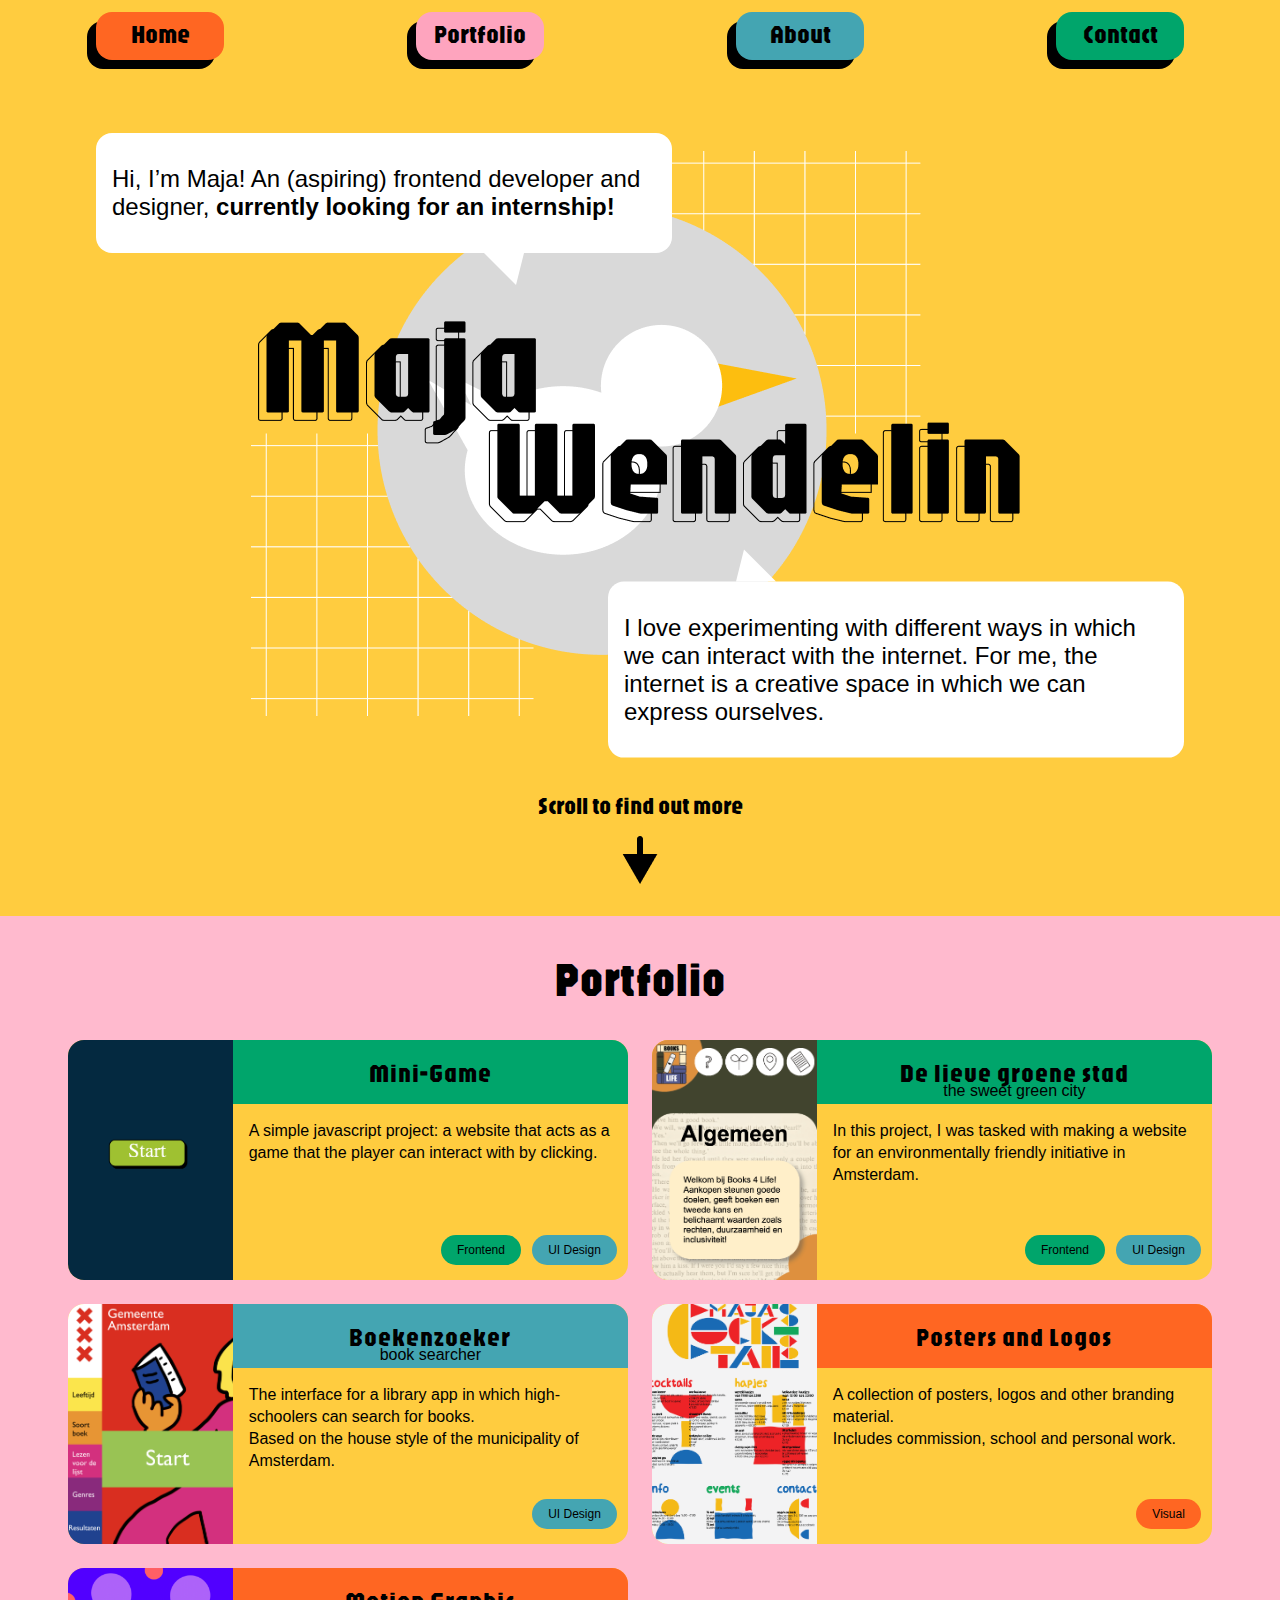
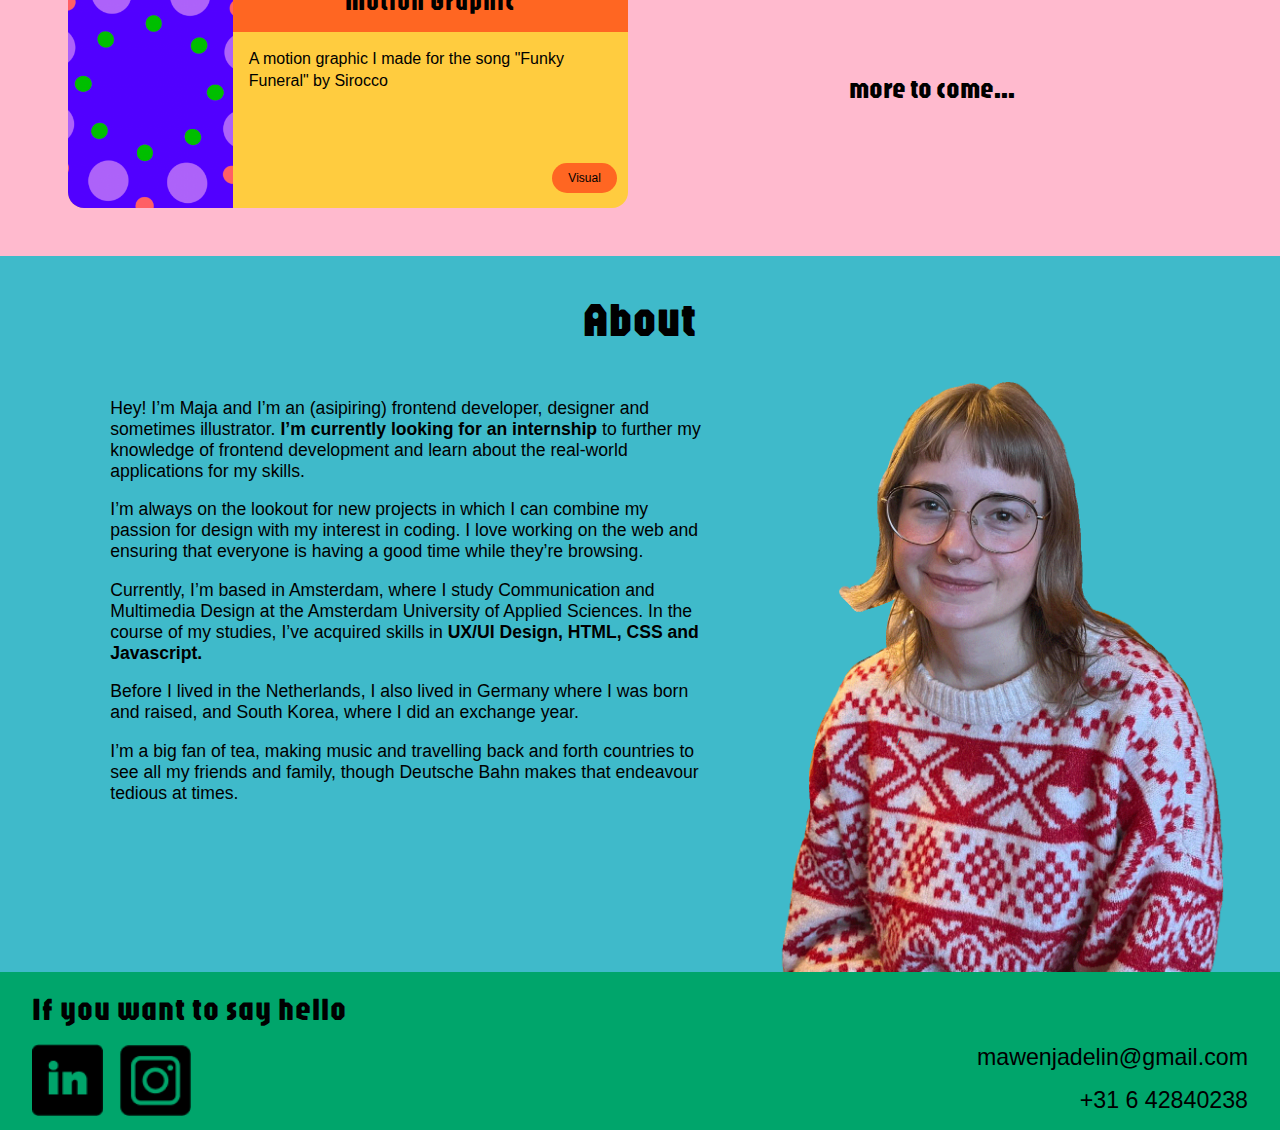
<file: index.html>
<!DOCTYPE html>
<html lang="en">
<head>
    <meta charset="UTF-8">
    <meta name="viewport" content="width=device-width, initial-scale=1.0">
    <title>Maja Wendelin | Portfolio</title>
    <link rel="stylesheet" href="styles.css">

    <!-- chewy -->
    <link rel="preconnect" href="https://fonts.googleapis.com">
    <link rel="preconnect" href="https://fonts.gstatic.com" crossorigin>
    <link href="https://fonts.googleapis.com/css2?family=Archivo:ital,wght@0,100..900;1,100..900&family=Caveat:wght@500&family=Chewy&family=Expletus+Sans:ital,wght@0,400..700;1,400..700&family=Jaro:opsz@6..72&family=Jua&family=Modak&family=Montserrat:ital,wght@0,100..900;1,100..900&family=Roboto:ital,wght@0,100;0,300;0,400;0,500;0,700;0,900;1,100;1,300;1,400;1,500;1,700;1,900&family=Saira:ital,wght@0,100..900;1,100..900&family=Source+Sans+3:ital,wght@0,200..900;1,200..900&display=swap" rel="stylesheet">
    <!-- modak -->
    <link rel="preconnect" href="https://fonts.googleapis.com">
    <link rel="preconnect" href="https://fonts.gstatic.com" crossorigin>
    <link href="https://fonts.googleapis.com/css2?family=Archivo:ital,wght@0,100..900;1,100..900&family=Caveat:wght@500&family=Expletus+Sans:ital,wght@0,400..700;1,400..700&family=Jaro:opsz@6..72&family=Jua&family=Modak&family=Montserrat:ital,wght@0,100..900;1,100..900&family=Roboto:ital,wght@0,100;0,300;0,400;0,500;0,700;0,900;1,100;1,300;1,400;1,500;1,700;1,900&family=Saira:ital,wght@0,100..900;1,100..900&family=Source+Sans+3:ital,wght@0,200..900;1,200..900&display=swap" rel="stylesheet">
    <!-- jaro -->
    <link rel="preconnect" href="https://fonts.googleapis.com">
    <link rel="preconnect" href="https://fonts.gstatic.com" crossorigin>
    <link href="https://fonts.googleapis.com/css2?family=Archivo:ital,wght@0,100..900;1,100..900&family=Caveat:wght@500&family=Expletus+Sans:ital,wght@0,400..700;1,400..700&family=Jaro:opsz@6..72&family=Jua&family=Montserrat:ital,wght@0,100..900;1,100..900&family=Roboto:ital,wght@0,100;0,300;0,400;0,500;0,700;0,900;1,100;1,300;1,400;1,500;1,700;1,900&family=Saira:ital,wght@0,100..900;1,100..900&family=Source+Sans+3:ital,wght@0,200..900;1,200..900&display=swap" rel="stylesheet">
</head>
<body class="index">
    <header id="header-index">
        <label class="hamburger-button">
            <input type="checkbox" class="toggle">
            <span></span>
            <span></span>
            <span></span>
        </label>
        <ul class="header-items-container">
            <li class="header-item" id="header-home">
                <a href="#home">Home</a>
            </li>

            <li class="header-item" id="header-portfolio">
                <a href="#portfolio">Portfolio</a>
            </li>

            <li class="header-item" id="header-about">
                <a href="#about">About</a>
            </li>

            <li class="header-item" id="header-contact">
                <a href="#contact">Contact</a>
            </li>
        </ul>
    </header>

    <main>
        <section class="landing-page" id="home">
            <h1>
                <img src="images/logo.png" alt="Maja Wendelin">
            </h1>
            <div class="whole-bubble">
                <div class="speechbubble">
                    <p>Hi, I’m Maja! An (aspiring) frontend developer and designer, <span>currently looking for an internship!</span></p>
                    <svg width="678" height="195" viewBox="0 0 678 195" fill="none" xmlns="http://www.w3.org/2000/svg">
                        <rect width="599" height="161" rx="62" fill="white"/>
                        <path d="M655.986 164.413L550.958 131.913L588.014 80.2674L655.986 164.413Z" fill="white"/>
                    </svg>
                </div>
                <div class="triangletop"></div>
            </div>

            <div class="whole-bubble">
                <div class="trianglebottom"></div>
                <div class="speechbubble">
                    <p>I love experimenting with different ways in which we can interact with the internet. For me, the internet is a creative space in which we can express ourselves.
                    </p>
                    <svg width="683" height="187" viewBox="0 0 683 187" fill="none" xmlns="http://www.w3.org/2000/svg">
                        <rect x="84" width="599" height="187" rx="62" fill="white"/>
                        <path d="M19.5524 31.0565L126.353 57.1457L92.4878 110.938L19.5524 31.0565Z" fill="white"/>
                    </svg>
                </div>
            </div>
            

            <div class="scroll" id="turntransparent">
                <p>Scroll to find out more</p>
                <img src="images/Arrow1.png" alt="arrow">
            </div>
        </section>

        <section class="portfolio" id="portfolio">
            <h2>Portfolio</h2>
            <div class="portfolio-item-container">
                <article class="portfolio-item" id="minigame">
                    <a href="minigame.html" class="button">
                        <figure id="minigamefigure">
                            <img src="images/mini-game.png" alt="a blue website with nothing but a green start button">
                        </figure>
                        <div class="frontend-heading">
                            <h3>Mini-Game</h3>
                        </div>
                        <div class="portfolio-text">
                            <p>A simple javascript project: a website that acts as a game that the player can interact with by clicking.</p>
                        </div>
                        <div class="tag-container">
                            <p class="UItag">UI Design
                            </p>
                            <p class="frontendtag">Frontend</p>
                        </div>
                    </a>
                </article>
                

                <article class="portfolio-item" id="lievestad">
                    <a href="lievestad.html" class="button">
                        <figure id="lievestadfigure">
                            <img src="images/delievegroenestad.png" alt="a website about a bookshop">
                        </figure>
                        <div class="frontend-heading">
                            <h3>De lieve groene stad</h3>
                            <p>the sweet green city</p>
                        </div>
                        <div class="portfolio-text">
                            <p>In this project, I was tasked with making a website for an environmentally friendly initiative in Amsterdam.</p>
                        </div>
                        <div class="tag-container">
                            <p class="UItag">UI Design
                            </p>
                            <p class="frontendtag">Frontend</p>
                        </div>
                    </a>
                </article>

                <article class="portfolio-item" id="boekenzoeker">
                    <a href="boekenzoeker.html"  class="button">
                        <figure id="boekenzoekerfigure">
                            <img src="images/boekenzoeker.png" alt="a colorful app in which you can search for books">
                        </figure>
                        <div class="ui-heading">
                            <h3>Boekenzoeker</h3>
                            <p>book searcher</p>
                        </div>
                        <div class="portfolio-text">
                            <p>The interface for a library app in which high-schoolers can search for books. 
                            </p>
                            <p>Based on the house style of the municipality of Amsterdam.</p>
                        </div>
                        <div class="tag-container">
                            <p class="UItag">UI Design
                            </p>
                        </div>
                    </a>
                </article>

                <article class="portfolio-item" id="illustration">
                    <a href="posterslogos.html" class="button">
                        <figure id="illustrationfigure">
                            <img src="images/illustrationonepager.png" alt="an abstract poster for a cocktail bar">
                        </figure>
                        <div class="visual-heading">
                            <h3>Posters and Logos</h3>
                        </div>
                        <div class="portfolio-text">
                            <p>A collection of posters, logos and other branding material.</p>
                            <p>Includes commission, school and personal work.</p>
                        </div>
                        <div class="tag-container">
                            <p class="visualtag">Visual
                            </p>
                        </div>
                    </a>

                    
                </article>

                <article class="portfolio-item" id="motiongraphic">
                    <a href="motiongraphic.html" class="button">
                        <figure id="motiongraphicfigure">
                            <img src="images/motion-graphic.png" alt="colorful dots in a circle">
                        </figure>
                        <div class="visual-heading">
                            <h3>Motion Graphic</h3>
                        </div>
                        <div class="portfolio-text">
                            <p>A motion graphic I made for the song "Funky Funeral" by Sirocco</p>
                        </div>
                        <div class="tag-container">
                            <p class="visualtag">Visual
                            </p>
                        </div>
                    </a>
                </article>

                <p class="more">more to come...</p>
            </div>  
            
            
        </section>

        <section class="about" id="about">
            <h2>About</h2>
            <div class="abouttext">
                <p>
                    Hey! I’m Maja and I’m an (asipiring) frontend developer, designer and sometimes illustrator. <span>I’m currently looking for an internship </span>to further my knowledge of frontend development and learn about the real-world applications for my skills. 
                </p>
                <p>
                    I’m always on the lookout for new projects in which I can combine my passion for design with my interest in coding. I love working on the web and ensuring that everyone is having a good time while they’re browsing.
                </p>
                <p>
                    Currently, I’m based in Amsterdam, where I study Communication and Multimedia Design at the Amsterdam University of Applied Sciences. 
                    In the course of my studies, I’ve acquired skills in <span>UX/UI Design, HTML, CSS and Javascript.</span>
                </p>
                <p>
                    Before I lived in the Netherlands, I also lived in Germany where I was born and raised, and South Korea, where I did an exchange year.
                </p>
                <p>
                    I’m a big fan of tea, making music and travelling back and forth countries to see all my friends and family, though Deutsche Bahn makes that endeavour tedious at times.
                </p>
            </div>
            
            <figure id="aboutfoto">
                <img src="images/photoofme.png" alt="a photo of Maja">
            </figure>

        </section>
    </main>

    <footer id="contact">
        <h2>If you want to say hello</h2>
        <div id="links">
            <div id="socials">
                <a href="https://www.linkedin.com/in/maja-wendelin-51027627a/" target="_blank">
                    <img src="images/linkedinlogo2.png " alt="LinkedIn logo" >
                </a>
                <a href="https://www.instagram.com/ginchanah/" target="_blank">
                    <img src="images/instalogo2.png" alt="instagram logo">
                </a>
            </div>
            <div id="mail-phone">
                <a href="mailto:mawenjadelin@gmail.com">mawenjadelin@gmail.com</a>
                <a href="tel:+31642840238">+31 6 42840238</a>
            </div>
        </div>
    </footer>

    <script src="script.js"></script>
</body>
</html>
</file>
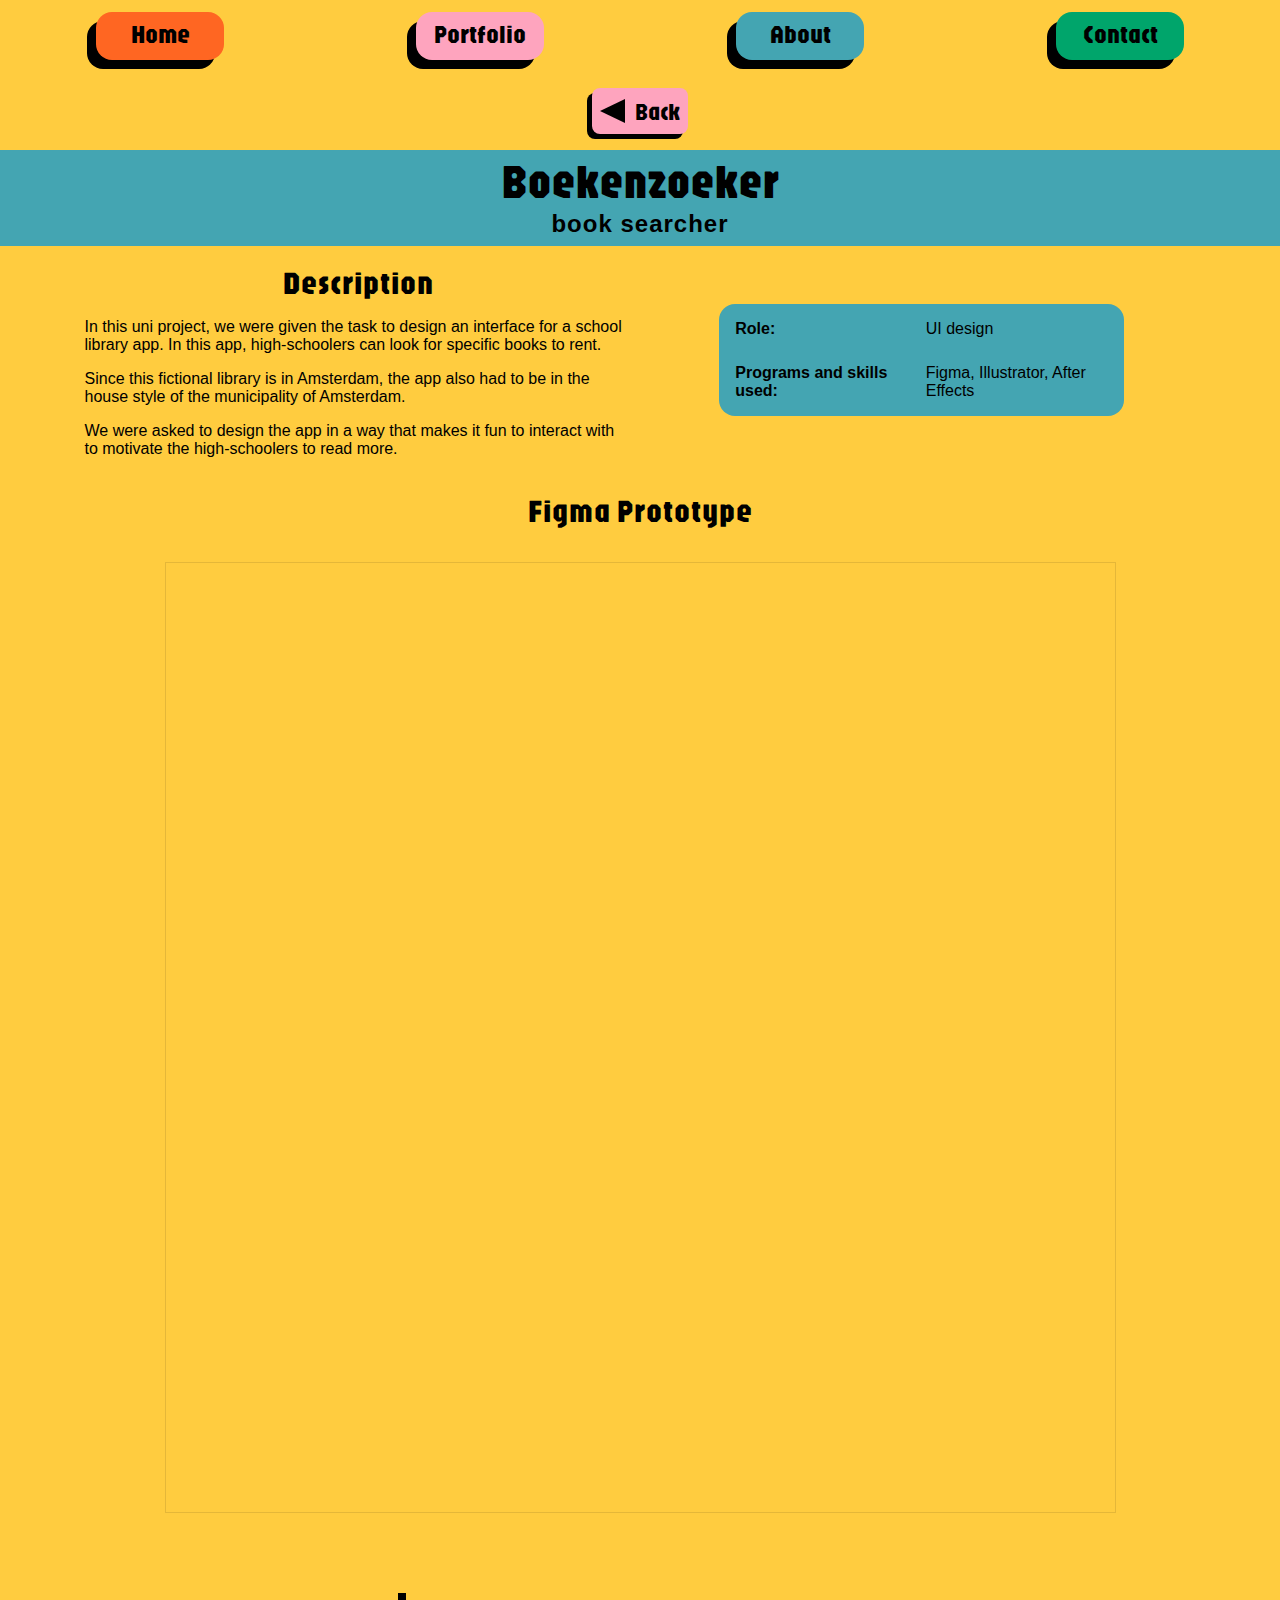
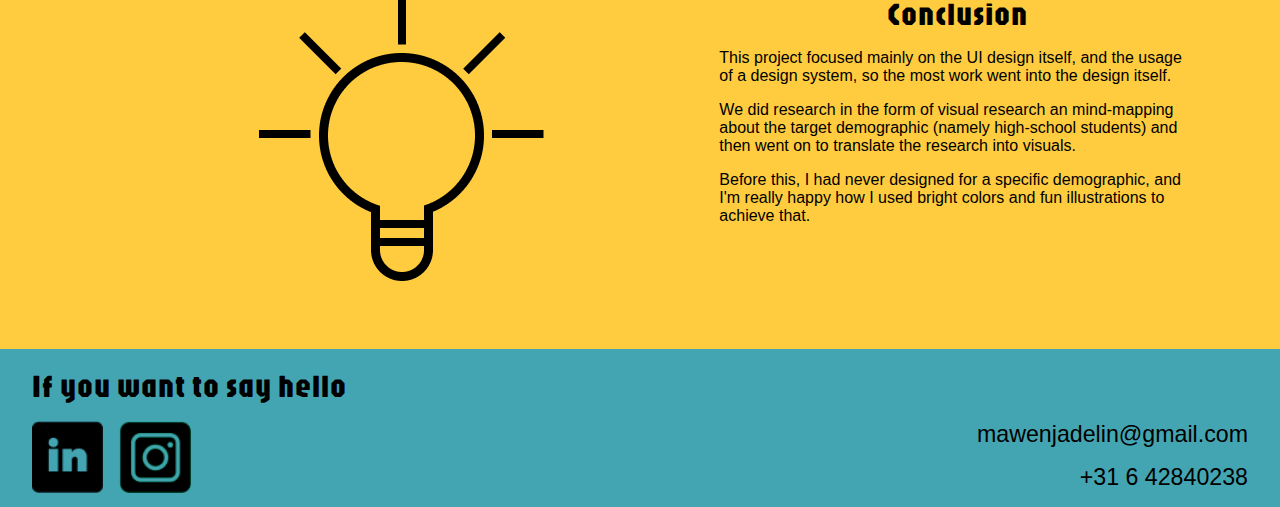
<file: boekenzoeker.html>
<!DOCTYPE html>
<html lang="en">
<head>
    <meta charset="UTF-8">
    <meta name="viewport" content="width=device-width, initial-scale=1.0">
    <title>Maja Wendelin | Portfolio</title>
    <link rel="stylesheet" href="styles.css">

    <!-- chewy -->
    <link rel="preconnect" href="https://fonts.googleapis.com">
    <link rel="preconnect" href="https://fonts.gstatic.com" crossorigin>
    <link href="https://fonts.googleapis.com/css2?family=Archivo:ital,wght@0,100..900;1,100..900&family=Caveat:wght@500&family=Chewy&family=Expletus+Sans:ital,wght@0,400..700;1,400..700&family=Jaro:opsz@6..72&family=Jua&family=Modak&family=Montserrat:ital,wght@0,100..900;1,100..900&family=Roboto:ital,wght@0,100;0,300;0,400;0,500;0,700;0,900;1,100;1,300;1,400;1,500;1,700;1,900&family=Saira:ital,wght@0,100..900;1,100..900&family=Source+Sans+3:ital,wght@0,200..900;1,200..900&display=swap" rel="stylesheet">
    <!-- modak -->
    <link rel="preconnect" href="https://fonts.googleapis.com">
    <link rel="preconnect" href="https://fonts.gstatic.com" crossorigin>
    <link href="https://fonts.googleapis.com/css2?family=Archivo:ital,wght@0,100..900;1,100..900&family=Caveat:wght@500&family=Expletus+Sans:ital,wght@0,400..700;1,400..700&family=Jaro:opsz@6..72&family=Jua&family=Modak&family=Montserrat:ital,wght@0,100..900;1,100..900&family=Roboto:ital,wght@0,100;0,300;0,400;0,500;0,700;0,900;1,100;1,300;1,400;1,500;1,700;1,900&family=Saira:ital,wght@0,100..900;1,100..900&family=Source+Sans+3:ital,wght@0,200..900;1,200..900&display=swap" rel="stylesheet">
    <!-- jaro -->
    <link rel="preconnect" href="https://fonts.googleapis.com">
    <link rel="preconnect" href="https://fonts.gstatic.com" crossorigin>
    <link href="https://fonts.googleapis.com/css2?family=Archivo:ital,wght@0,100..900;1,100..900&family=Caveat:wght@500&family=Expletus+Sans:ital,wght@0,400..700;1,400..700&family=Jaro:opsz@6..72&family=Jua&family=Montserrat:ital,wght@0,100..900;1,100..900&family=Roboto:ital,wght@0,100;0,300;0,400;0,500;0,700;0,900;1,100;1,300;1,400;1,500;1,700;1,900&family=Saira:ital,wght@0,100..900;1,100..900&family=Source+Sans+3:ital,wght@0,200..900;1,200..900&display=swap" rel="stylesheet">
</head>
<body class="index">
    <header id="header-index">
        <label class="hamburger-button">
            <input type="checkbox" class="toggle">
            <span></span>
            <span></span>
            <span></span>
        </label>
        <ul class="header-items-container">
            <li class="header-item" id="header-home">
                <a href="index.html#home">Home</a>
            </li>

            <li class="header-item" id="header-portfolio">
                <a href="index.html#portfolio">Portfolio</a>
            </li>

            <li class="header-item" id="header-about">
                <a href="index.html#about">About</a>
            </li>

            <li class="header-item" id="header-contact">
                <a href="index.html#contact">Contact</a>
            </li>
        </ul>
    </header>

    <main id="boekenzoekerhtml" class="portfoliohtml">
        <div class="heading">
            <h1>Boekenzoeker</h1>
            <h2>book searcher</h2>
            <a href="index.html#portfolio" class="backbutton"><div></div> Back</a>
        </div>

        <article class="description">
            <div>
                <div>
                    <h2>Description</h2>
                    <p>In this uni project, we were given the task to design an interface for a school library app. In this app, high-schoolers can look for specific books to rent. </p>
                    <p>Since this fictional library is in Amsterdam, the app also had to be in the house style of the municipality of Amsterdam.</p>
                    <p>We were asked to design the app in a way that makes it fun to interact with to motivate the high-schoolers to read more.</p>
                </div>

                <div class="table">
                    <p class="column1">Role:</p>
                    <p>UI design</p>
                    <p class="column1">Programs and skills used:</p>
                    <p>Figma, Illustrator, After Effects</p>
                </div>
            </div>
            <div>
                <h2>Figma Prototype</h2>
                <figure class="portfolio-image">
                    <iframe style="border: 1px solid rgba(0, 0, 0, 0.1);" width="100%" height="100%" src="https://embed.figma.com/proto/jlCynMUgDoEa5ozUMJHC6B/VID-(Bib%2FAmsterdam)?node-id=23-659&starting-point-node-id=23%3A659&embed-host=share" allowfullscreen></iframe>
                </figure>
            </div>
        </article>

        <article class="conclusion">
            <figure>
                <img src="images/lightbulb.png" alt="lightbulb">
            </figure>

            <div>
                <h2>Conclusion</h2>
                <p>This project focused mainly on the UI design itself, and the usage of a design system, so the most work went into the design itself.</p>
                <p>We did research in the form of visual research an mind-mapping about the target demographic (namely high-school students) and then went on to translate the research into visuals.</p>
                <p>Before this, I had never designed for a specific demographic, and I'm really happy how I used bright colors and fun illustrations to achieve that.</p>
            </div>
        </article>

    </main>

    <footer id="contact">
        <h2>If you want to say hello</h2>
        <div id="links">
            <div id="socials">
                <a href="https://www.linkedin.com/in/maja-wendelin-51027627a/" target="_blank">
                    <img src="images/linkedinlogo2.png " alt="LinkedIn logo" >
                </a>
                <a href="https://www.instagram.com/ginchanah/" target="_blank">
                    <img src="images/instalogo2.png" alt="instagram logo">
                </a>
            </div>
            <div id="mail-phone">
                <a href="mailto:mawenjadelin@gmail.com">mawenjadelin@gmail.com</a>
                <a href="tel:+31642840238">+31 6 42840238</a>
            </div>
        </div>
    </footer>

    <script src="script.js"></script>
</body>
</html>
</file>
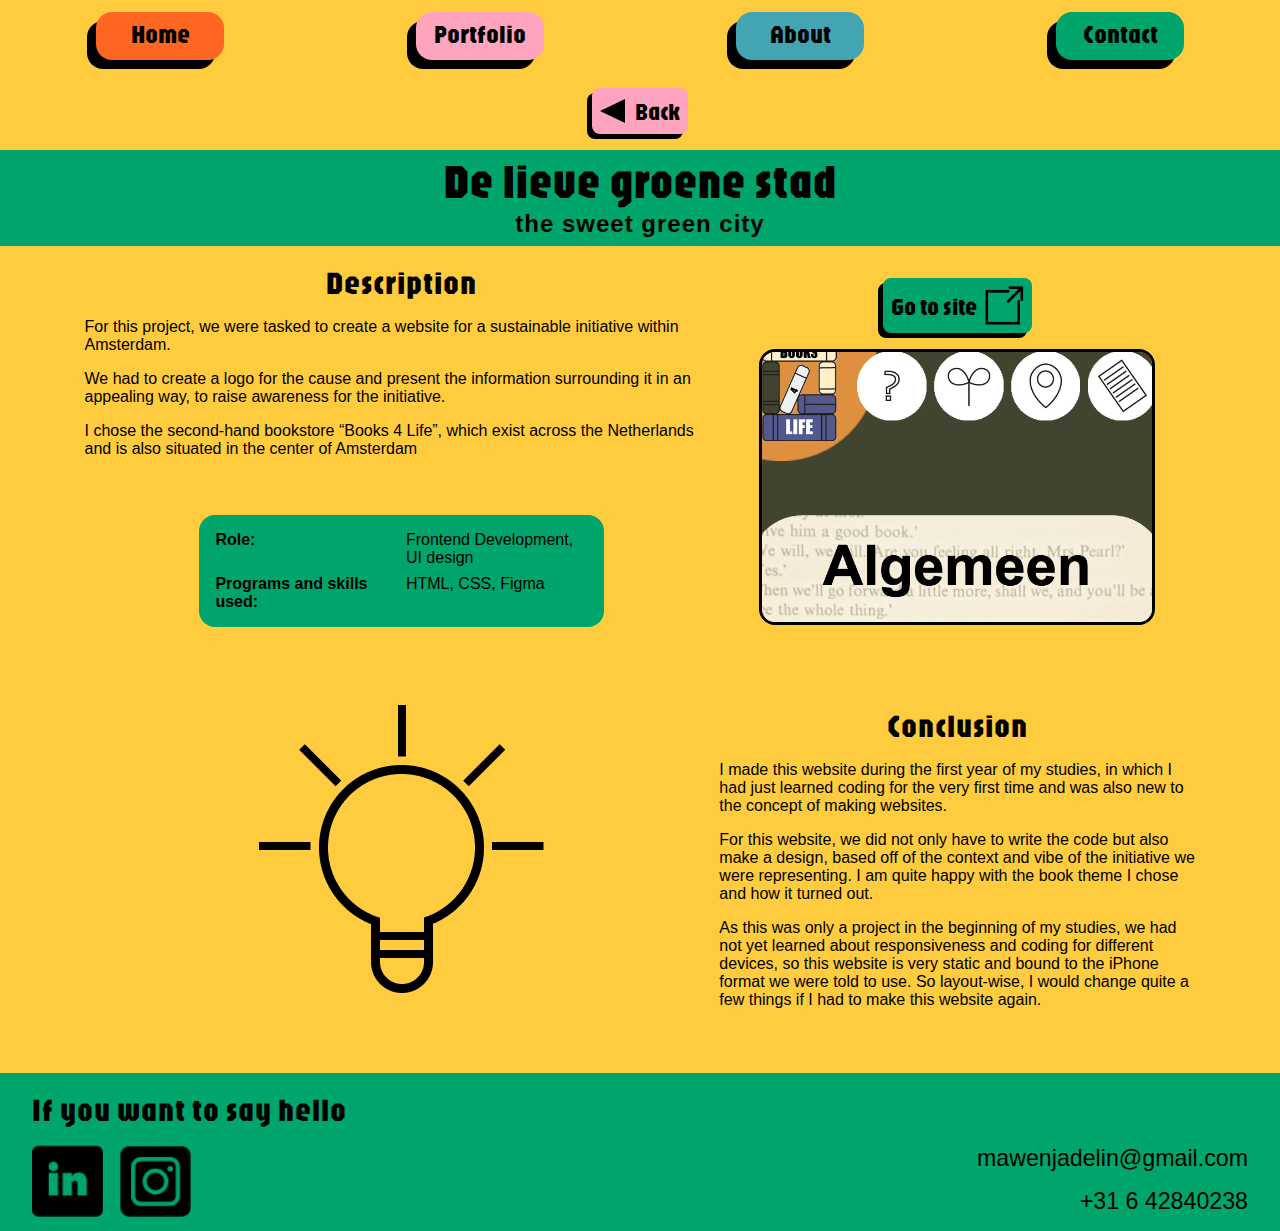
<file: lievestad.html>
<!DOCTYPE html>
<html lang="en">
<head>
    <meta charset="UTF-8">
    <meta name="viewport" content="width=device-width, initial-scale=1.0">
    <title>Maja Wendelin | Portfolio</title>
    <link rel="stylesheet" href="styles.css">

    <!-- chewy -->
    <link rel="preconnect" href="https://fonts.googleapis.com">
    <link rel="preconnect" href="https://fonts.gstatic.com" crossorigin>
    <link href="https://fonts.googleapis.com/css2?family=Archivo:ital,wght@0,100..900;1,100..900&family=Caveat:wght@500&family=Chewy&family=Expletus+Sans:ital,wght@0,400..700;1,400..700&family=Jaro:opsz@6..72&family=Jua&family=Modak&family=Montserrat:ital,wght@0,100..900;1,100..900&family=Roboto:ital,wght@0,100;0,300;0,400;0,500;0,700;0,900;1,100;1,300;1,400;1,500;1,700;1,900&family=Saira:ital,wght@0,100..900;1,100..900&family=Source+Sans+3:ital,wght@0,200..900;1,200..900&display=swap" rel="stylesheet">
    <!-- modak -->
    <link rel="preconnect" href="https://fonts.googleapis.com">
    <link rel="preconnect" href="https://fonts.gstatic.com" crossorigin>
    <link href="https://fonts.googleapis.com/css2?family=Archivo:ital,wght@0,100..900;1,100..900&family=Caveat:wght@500&family=Expletus+Sans:ital,wght@0,400..700;1,400..700&family=Jaro:opsz@6..72&family=Jua&family=Modak&family=Montserrat:ital,wght@0,100..900;1,100..900&family=Roboto:ital,wght@0,100;0,300;0,400;0,500;0,700;0,900;1,100;1,300;1,400;1,500;1,700;1,900&family=Saira:ital,wght@0,100..900;1,100..900&family=Source+Sans+3:ital,wght@0,200..900;1,200..900&display=swap" rel="stylesheet">
    <!-- jaro -->
    <link rel="preconnect" href="https://fonts.googleapis.com">
    <link rel="preconnect" href="https://fonts.gstatic.com" crossorigin>
    <link href="https://fonts.googleapis.com/css2?family=Archivo:ital,wght@0,100..900;1,100..900&family=Caveat:wght@500&family=Expletus+Sans:ital,wght@0,400..700;1,400..700&family=Jaro:opsz@6..72&family=Jua&family=Montserrat:ital,wght@0,100..900;1,100..900&family=Roboto:ital,wght@0,100;0,300;0,400;0,500;0,700;0,900;1,100;1,300;1,400;1,500;1,700;1,900&family=Saira:ital,wght@0,100..900;1,100..900&family=Source+Sans+3:ital,wght@0,200..900;1,200..900&display=swap" rel="stylesheet">
</head>
<body class="index">
    <header id="header-index">
        <label class="hamburger-button">
            <input type="checkbox" class="toggle">
            <span></span>
            <span></span>
            <span></span>
        </label>
        <ul class="header-items-container">
            <li class="header-item" id="header-home">
                <a href="index.html#home">Home</a>
            </li>

            <li class="header-item" id="header-portfolio">
                <a href="index.html#portfolio">Portfolio</a>
            </li>

            <li class="header-item" id="header-about">
                <a href="index.html#about">About</a>
            </li>

            <li class="header-item" id="header-contact">
                <a href="index.html#contact">Contact</a>
            </li>
        </ul>
    </header>

    <main id="lievestadhtml" class="portfoliohtml">
        <div class="heading">
            <h1>De lieve groene stad</h1>
            <h2>the sweet green city</h2>
            <a href="index.html#portfolio" class="backbutton"><div></div> Back</a>
        </div>

        <article class="description">
            <div>
                <div>
                    <h2>Description</h2>
                    <p>For this project, we were tasked to create a website for a sustainable initiative within Amsterdam. </p>
                    <p>We had to create a logo for the cause and present the information surrounding it in an appealing way, to raise awareness for the initiative.</p>
                    <p>I chose the second-hand bookstore “Books 4 Life”, which exist across the Netherlands and is also situated in the center of Amsterdam</p>
                </div>

                <div class="table">
                    <p class="column1">Role:</p>
                    <p>Frontend Development, UI design</p>
                    <p class="column1">Programs and skills used:</p>
                    <p>HTML, CSS, Figma</p>
                </div>
            </div>
            <div>
                <a class="sitebutton" href="https://delievegroenestad.amsterdam/?JFMZ" target="_blank">Go to site <img src="images/NewTab.png" alt="New NewTab"></a>
                <figure class="portfolio-image">
                    <img src="images/delievegroenestad.png" alt="sweet green city website">
                </figure>
            </div>
        </article>

        <article class="conclusion">
            <figure>
                <img src="images/lightbulb.png" alt="lightbulb">
            </figure>

            <div>
                <h2>Conclusion</h2>
                <p>I made this website during the first year of my studies, in which I had just learned coding for the very first time and was also new to the concept of making websites.</p>
                <p>For this website, we did not only have to write the code but also make a design, based off of the context and vibe of the initiative we were representing. I am quite happy with the book theme I chose and how it turned out.</p>
                <p>As this was only a project in the beginning of my studies, we had not yet learned about responsiveness and coding for different devices, so this website is very static and bound to the iPhone format we were told to use. So layout-wise, I would change quite a few things if I had to make this website again.</p>
            </div>
        </article>

    </main>

    <footer id="contact">
        <h2>If you want to say hello</h2>
        <div id="links">
            <div id="socials">
                <a href="https://www.linkedin.com/in/maja-wendelin-51027627a/" target="_blank">
                    <img src="images/linkedinlogo2.png " alt="LinkedIn logo" >
                </a>
                <a href="https://www.instagram.com/ginchanah/" target="_blank">
                    <img src="images/instalogo2.png" alt="instagram logo">
                </a>
            </div>
            <div id="mail-phone">
                <a href="mailto:mawenjadelin@gmail.com">mawenjadelin@gmail.com</a>
                <a href="tel:+31642840238">+31 6 42840238</a>
            </div>
        </div>
    </footer>

    <script src="script.js"></script>
</body>
</html>
</file>
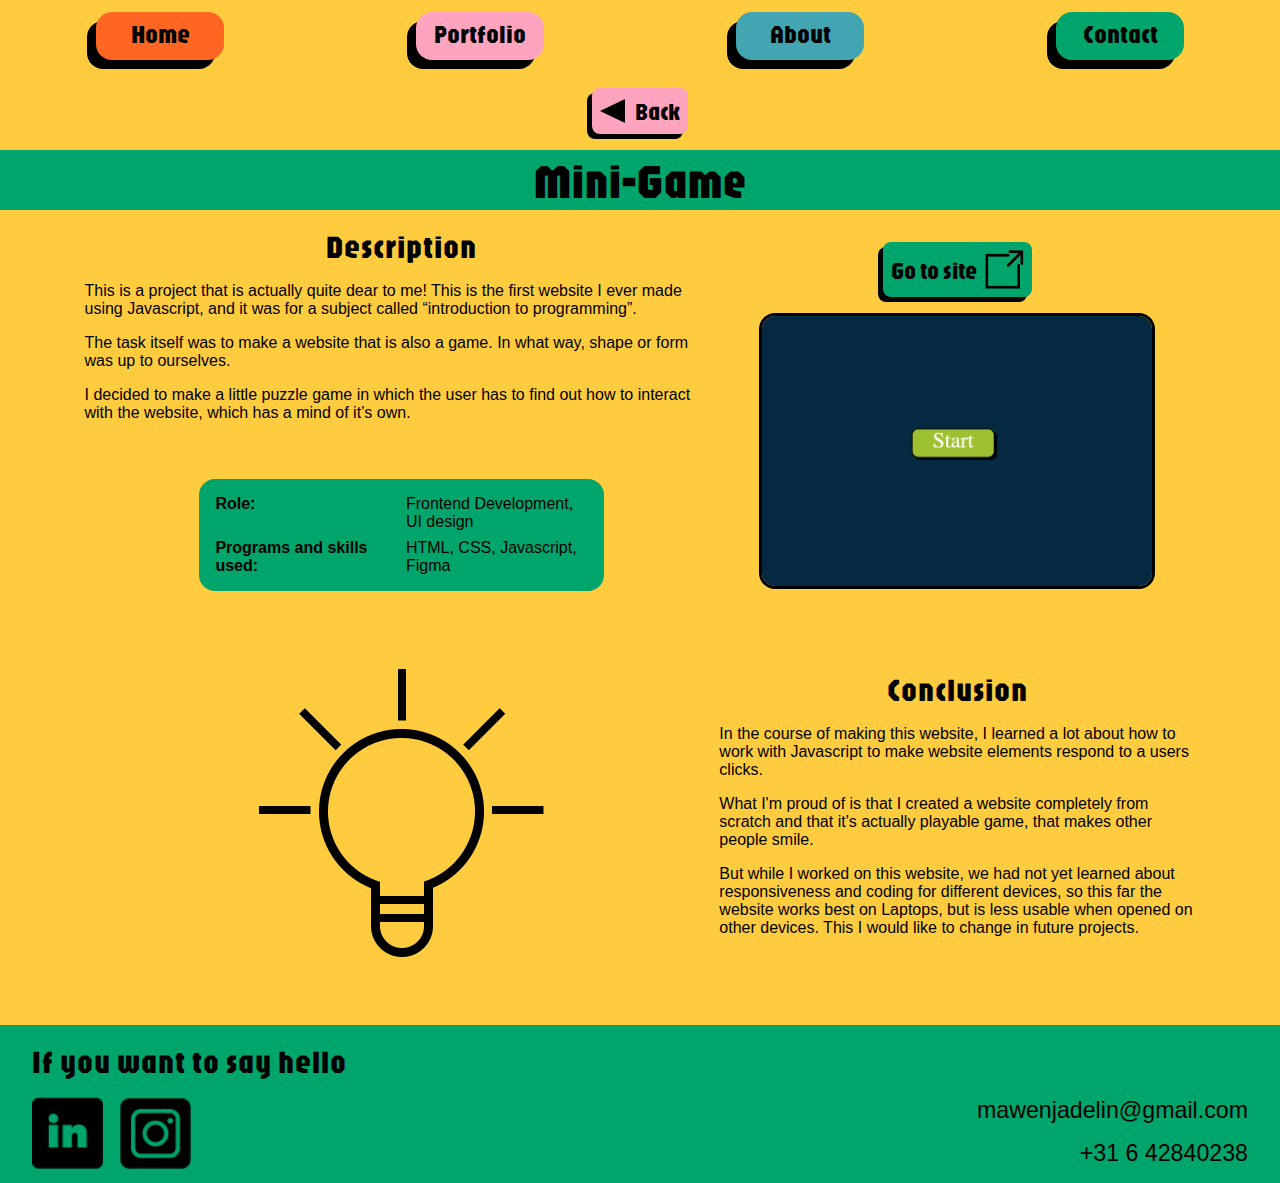
<file: minigame.html>
<!DOCTYPE html>
<html lang="en">
<head>
    <meta charset="UTF-8">
    <meta name="viewport" content="width=device-width, initial-scale=1.0">
    <title>Maja Wendelin | Portfolio</title>
    <link rel="stylesheet" href="styles.css">

    <!-- chewy -->
    <link rel="preconnect" href="https://fonts.googleapis.com">
    <link rel="preconnect" href="https://fonts.gstatic.com" crossorigin>
    <link href="https://fonts.googleapis.com/css2?family=Archivo:ital,wght@0,100..900;1,100..900&family=Caveat:wght@500&family=Chewy&family=Expletus+Sans:ital,wght@0,400..700;1,400..700&family=Jaro:opsz@6..72&family=Jua&family=Modak&family=Montserrat:ital,wght@0,100..900;1,100..900&family=Roboto:ital,wght@0,100;0,300;0,400;0,500;0,700;0,900;1,100;1,300;1,400;1,500;1,700;1,900&family=Saira:ital,wght@0,100..900;1,100..900&family=Source+Sans+3:ital,wght@0,200..900;1,200..900&display=swap" rel="stylesheet">
    <!-- modak -->
    <link rel="preconnect" href="https://fonts.googleapis.com">
    <link rel="preconnect" href="https://fonts.gstatic.com" crossorigin>
    <link href="https://fonts.googleapis.com/css2?family=Archivo:ital,wght@0,100..900;1,100..900&family=Caveat:wght@500&family=Expletus+Sans:ital,wght@0,400..700;1,400..700&family=Jaro:opsz@6..72&family=Jua&family=Modak&family=Montserrat:ital,wght@0,100..900;1,100..900&family=Roboto:ital,wght@0,100;0,300;0,400;0,500;0,700;0,900;1,100;1,300;1,400;1,500;1,700;1,900&family=Saira:ital,wght@0,100..900;1,100..900&family=Source+Sans+3:ital,wght@0,200..900;1,200..900&display=swap" rel="stylesheet">
    <!-- jaro -->
    <link rel="preconnect" href="https://fonts.googleapis.com">
    <link rel="preconnect" href="https://fonts.gstatic.com" crossorigin>
    <link href="https://fonts.googleapis.com/css2?family=Archivo:ital,wght@0,100..900;1,100..900&family=Caveat:wght@500&family=Expletus+Sans:ital,wght@0,400..700;1,400..700&family=Jaro:opsz@6..72&family=Jua&family=Montserrat:ital,wght@0,100..900;1,100..900&family=Roboto:ital,wght@0,100;0,300;0,400;0,500;0,700;0,900;1,100;1,300;1,400;1,500;1,700;1,900&family=Saira:ital,wght@0,100..900;1,100..900&family=Source+Sans+3:ital,wght@0,200..900;1,200..900&display=swap" rel="stylesheet">
</head>
<body class="index">
    <header id="header-index">
        <label class="hamburger-button">
            <input type="checkbox" class="toggle">
            <span></span>
            <span></span>
            <span></span>
        </label>
        <ul class="header-items-container">
            <li class="header-item" id="header-home">
                <a href="index.html#home">Home</a>
            </li>

            <li class="header-item" id="header-portfolio">
                <a href="index.html#portfolio">Portfolio</a>
            </li>

            <li class="header-item" id="header-about">
                <a href="index.html#about">About</a>
            </li>

            <li class="header-item" id="header-contact">
                <a href="index.html#contact">Contact</a>
            </li>
        </ul>
    </header>

    <main id="minigamehtml" class="portfoliohtml">
        <div class="heading">
            <h1>Mini-Game</h1>
            <a href="index.html#portfolio" class="backbutton"><div></div> Back</a>
        </div>

        <article class="description">
            <div>
                <div>
                    <h2>Description</h2>
                    <p>This is a project that is actually quite dear to me! This is the first website I ever made using Javascript, and it was for a subject called “introduction to programming”.</p>
                    <p>The task itself was to make a website that is also a game. In what way, shape or form was up to ourselves. </p>
                    <p>I decided to make a little puzzle game in which the user has to find out how to interact with the website, which has a mind of it’s own.</p>

                </div>

                <div class="table">
                    <p class="column1">Role:</p>
                    <p>Frontend Development, UI design</p>
                    <p class="column1">Programs and skills used:</p>
                    <p>HTML, CSS, Javascript, Figma</p>
                </div>
            </div>
            <div>
                <a class="sitebutton" href="https://ginchanah.github.io/MiniGame/" target="_blank">Go to site <img src="images/NewTab.png" alt="New NewTab"></a>
                <figure class="portfolio-image">
                    <img src="images/mini-game.png" alt="mini game website">
                </figure>
            </div>
        </article>

        <article class="conclusion">
            <figure>
                <img src="images/lightbulb.png" alt="lightbulb">
            </figure>

            <div>
                <h2>Conclusion</h2>
                <p>In the course of making this website, I learned a lot about how to work with Javascript to make website elements respond to a users clicks.</p>
                <p>What I'm proud of is that I created a website completely from scratch and that it's actually playable game, that makes other people smile.</p>
                <p>But while I worked on this website, we had not yet learned about responsiveness and coding for different devices, so this far the website works best on Laptops, but is less usable when opened on other devices. This I would like to change in future projects.</p>
            </div>
        </article>

    </main>

    <footer id="contact">
        <h2>If you want to say hello</h2>
        <div id="links">
            <div id="socials">
                <a href="https://www.linkedin.com/in/maja-wendelin-51027627a/" target="_blank">
                    <img src="images/linkedinlogo2.png " alt="LinkedIn logo" >
                </a>
                <a href="https://www.instagram.com/ginchanah/" target="_blank">
                    <img src="images/instalogo2.png" alt="instagram logo">
                </a>
            </div>
            <div id="mail-phone">
                <a href="mailto:mawenjadelin@gmail.com">mawenjadelin@gmail.com</a>
                <a href="tel:+31642840238">+31 6 42840238</a>
            </div>
        </div>
    </footer>

    <script src="script.js"></script>
</body>
</html>
</file>
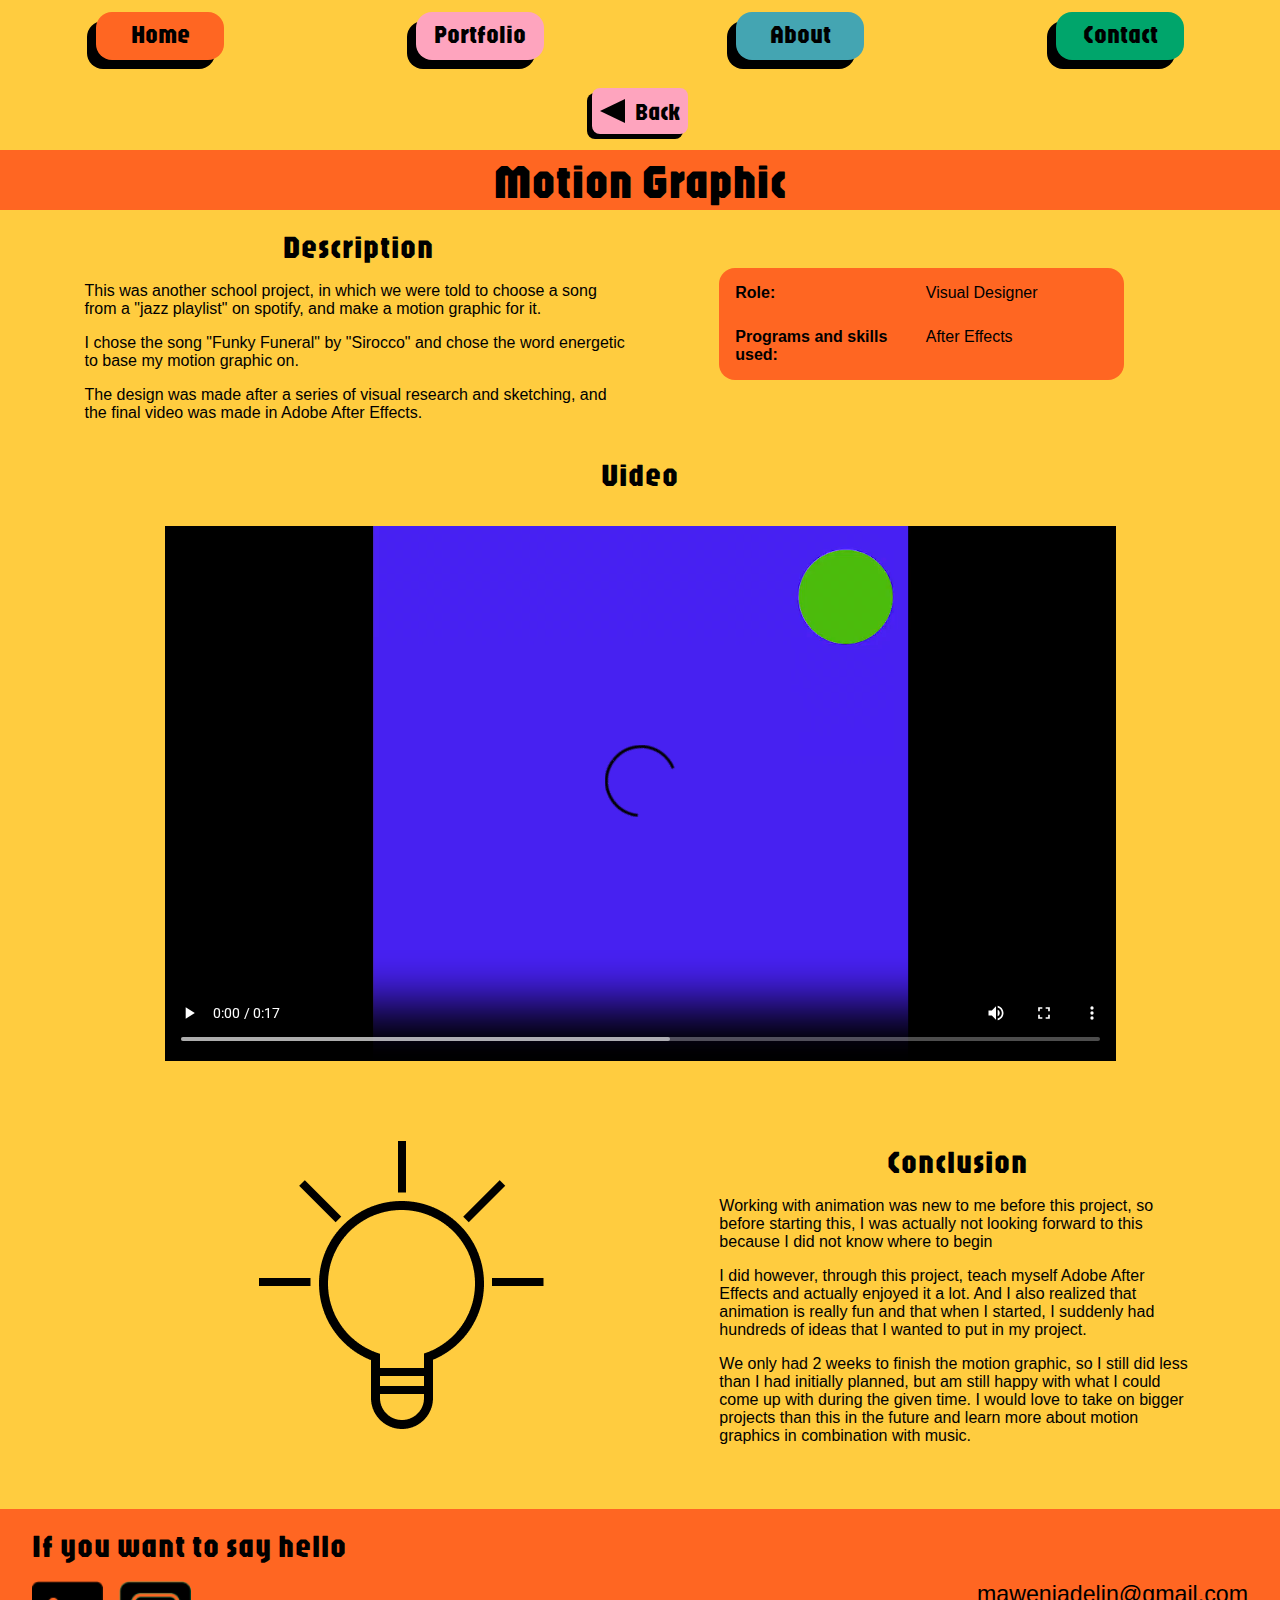
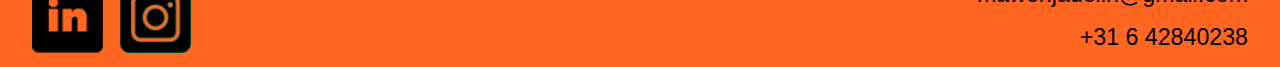
<file: motiongraphic.html>
<!DOCTYPE html>
<html lang="en">
<head>
    <meta charset="UTF-8">
    <meta name="viewport" content="width=device-width, initial-scale=1.0">
    <title>Maja Wendelin | Portfolio</title>
    <link rel="stylesheet" href="styles.css">

    <!-- chewy -->
    <link rel="preconnect" href="https://fonts.googleapis.com">
    <link rel="preconnect" href="https://fonts.gstatic.com" crossorigin>
    <link href="https://fonts.googleapis.com/css2?family=Archivo:ital,wght@0,100..900;1,100..900&family=Caveat:wght@500&family=Chewy&family=Expletus+Sans:ital,wght@0,400..700;1,400..700&family=Jaro:opsz@6..72&family=Jua&family=Modak&family=Montserrat:ital,wght@0,100..900;1,100..900&family=Roboto:ital,wght@0,100;0,300;0,400;0,500;0,700;0,900;1,100;1,300;1,400;1,500;1,700;1,900&family=Saira:ital,wght@0,100..900;1,100..900&family=Source+Sans+3:ital,wght@0,200..900;1,200..900&display=swap" rel="stylesheet">
    <!-- modak -->
    <link rel="preconnect" href="https://fonts.googleapis.com">
    <link rel="preconnect" href="https://fonts.gstatic.com" crossorigin>
    <link href="https://fonts.googleapis.com/css2?family=Archivo:ital,wght@0,100..900;1,100..900&family=Caveat:wght@500&family=Expletus+Sans:ital,wght@0,400..700;1,400..700&family=Jaro:opsz@6..72&family=Jua&family=Modak&family=Montserrat:ital,wght@0,100..900;1,100..900&family=Roboto:ital,wght@0,100;0,300;0,400;0,500;0,700;0,900;1,100;1,300;1,400;1,500;1,700;1,900&family=Saira:ital,wght@0,100..900;1,100..900&family=Source+Sans+3:ital,wght@0,200..900;1,200..900&display=swap" rel="stylesheet">
    <!-- jaro -->
    <link rel="preconnect" href="https://fonts.googleapis.com">
    <link rel="preconnect" href="https://fonts.gstatic.com" crossorigin>
    <link href="https://fonts.googleapis.com/css2?family=Archivo:ital,wght@0,100..900;1,100..900&family=Caveat:wght@500&family=Expletus+Sans:ital,wght@0,400..700;1,400..700&family=Jaro:opsz@6..72&family=Jua&family=Montserrat:ital,wght@0,100..900;1,100..900&family=Roboto:ital,wght@0,100;0,300;0,400;0,500;0,700;0,900;1,100;1,300;1,400;1,500;1,700;1,900&family=Saira:ital,wght@0,100..900;1,100..900&family=Source+Sans+3:ital,wght@0,200..900;1,200..900&display=swap" rel="stylesheet">
</head>
<body class="index">
    <header id="header-index">
        <label class="hamburger-button">
            <input type="checkbox" class="toggle">
            <span></span>
            <span></span>
            <span></span>
        </label>
        <ul class="header-items-container">
            <li class="header-item" id="header-home">
                <a href="index.html#home">Home</a>
            </li>

            <li class="header-item" id="header-portfolio">
                <a href="index.html#portfolio">Portfolio</a>
            </li>

            <li class="header-item" id="header-about">
                <a href="index.html#about">About</a>
            </li>

            <li class="header-item" id="header-contact">
                <a href="index.html#contact">Contact</a>
            </li>
        </ul>
    </header>

    <main id="motiongraphichtml" class="portfoliohtml">
        <div class="heading">
            <h1>Motion Graphic</h1>
            <a href="index.html#portfolio" class="backbutton"><div></div> Back</a>
        </div>

        <article class="description">
            <div>
                <div>
                    <h2>Description</h2>
                    <p>This was another school project, in which we were told to choose a song from a "jazz playlist" on spotify, and make a motion graphic for it.</p>
                    <p>I chose the song <span>"Funky Funeral" by "Sirocco"</span> and chose the word <span>energetic</span> to base my motion graphic on.</p>
                    <p>The design was made after a series of visual research and sketching, and the final video was made in Adobe After Effects.</p>
                </div>

                <div class="table">
                    <p class="column1">Role:</p>
                    <p>Visual Designer</p>
                    <p class="column1">Programs and skills used:</p>
                    <p>After Effects</p>
                </div>
            </div>
            <div>
                <h2>Video</h2>
                <figure class="portfolio-image">
                    <video width="100%" height="100%" controls>
                        <source src="images/motion-graphic.mp4" type="video/mp4">
                      Your browser does not support the video tag.
                      </video> 
                </figure>
            </div>
        </article>

        <article class="conclusion">
            <figure>
                <img src="images/lightbulb.png" alt="lightbulb">
            </figure>

            <div>
                <h2>Conclusion</h2>
                <p>Working with animation was new to me before this project, so before starting this, I was actually not looking forward to this because I did not know where to begin</p>
                <p>I did however, through this project, teach myself Adobe After Effects and actually enjoyed it a lot. And I also realized that animation is really fun and that when I started, I suddenly had hundreds of ideas that I wanted to put in my project.</p>
                <p>We only had 2 weeks to finish the motion graphic, so I still did less than I had initially planned, but am still happy with what I could come up with during the given time. I would love to take on bigger projects than this in the future and learn more about motion graphics in combination with music.</p>
            </div>
        </article>

    </main>

    <footer id="contact">
        <h2>If you want to say hello</h2>
        <div id="links">
            <div id="socials">
                <a href="https://www.linkedin.com/in/maja-wendelin-51027627a/" target="_blank">
                    <img src="images/linkedinlogo2.png " alt="LinkedIn logo" >
                </a>
                <a href="https://www.instagram.com/ginchanah/" target="_blank">
                    <img src="images/instalogo2.png" alt="instagram logo">
                </a>
            </div>
            <div id="mail-phone">
                <a href="mailto:mawenjadelin@gmail.com">mawenjadelin@gmail.com</a>
                <a href="tel:+31642840238">+31 6 42840238</a>
            </div>
        </div>
    </footer>

    <script src="script.js"></script>
</body>
</html>
</file>
<file: styles.css>
:root {
    /* colors */
    --color-yellow: #FFCC3F;
    --color-pink-light: #FFBACE;
    --color-pink-dark: #FEA4BE;
    --color-blue-light: #3FBACA;
    --color-blue-dark: #44A5B2;
    --color-green: #00A56B;
    --color-red: #FF6622;
    
    --color-text: black;
    --color-white: white;

    /* font-family */
    --font-body:'Gill Sans', 'Gill Sans MT', Calibri, 'Trebuchet MS', sans-serif;
    --font-heading: 'Jaro', sans-serif;
    --font-heading-alt: 'Chewy', sans-serif;

    /* margins and heights */
    --header-height: 8vh;
    
    /* radiussses */
    --border-radius: 1rem;

}


/* **********+++ */
/* General stuff */
/* **********+++ */

*{
    font-family: var(--font-body);
    box-sizing: border-box;
    scroll-behavior: smooth;
    /* Adjust this value to the height of your header */
}

@media (min-width: 734px) {
    *{
        scroll-padding-top: var(--header-height); 
    }
}

main {
    background-color: var(--color-yellow);
}


h1, h2, h3, h4 {
    font-family: var(--font-heading);
    margin: 0px;
    letter-spacing: 1px;
}

@media (max-width: 682px) {
    h1, h2, h3, h4 {
        font-family: var(--font-heading-alt);
    }
}

body {
    margin: 0px;
    max-width: 100vw;
}

img {
    max-width: 100%;
}

h2{ 
    text-align: center;
    font-size: 3rem;
    padding: 2rem;
}

main {
    overflow: hidden;
}

/* weird google thing */
body>div:last-of-type{
    display: none !important;
}


/* **********+++ */
/* Index page    */
/* **********+++ */

/* **********+++ */
/* Header        */
/* **********+++ */

header {
    display: flex;
    flex-direction: column;
    align-items: end;

    padding-bottom: 1rem;

    background: var(--color-yellow);
   

}

.hamburger-button{
    display: flex;
    flex-direction: column;

    justify-content: space-around;
    background: none;
    border: none;
    height: 4rem;
    width: 4rem;
    cursor: pointer;

    display: inline-block;

    cursor: pointer;
    margin: 0 1rem;
}


.hamburger-button input {
    display: none; /* Hide the checkbox */
}


.hamburger-button span {
    display: block;
    max-width: 100%;
    height: 13%; 
    background: var(--color-red);
    border-radius: var(--border-radius);

    margin: 10px 0; 
    transition: transform 0.3s ease; 

}


/*button animation*/

.hamburger-button input:checked ~ span:nth-child(2) {
    transform: rotate(405deg) translate(14px, 21px);
}


.hamburger-button input:checked ~ span:nth-child(3) {
    opacity: 0; 
}

.hamburger-button input:checked ~ span:nth-child(4) {
    transform: rotate(-405deg) translate(5px, -11px);
}

/* header list styling mobile*/

.header-items-container {
    display: none;
    width: 100vw;
    margin: 0.5rem 0 0 0;
}

.header-show {
    display: flex;
    flex-direction: column;
    list-style: none;
    padding: 0px;
    max-width: 100vw;
}

.header-item a{
    color: var(--color-text);
    text-decoration: none;
    font-family: var(--font-heading);
    font-size: 2rem;
    padding: 0rem 2rem;
    
}

@media (max-width: 682px) {
    .header-item a {
        font-family: var(--font-heading-alt);
    }
}


.header-item{
    min-width: 100%;
    height: 4rem;
    display: flex;
    align-items: center;
    transition: 0.2s;
}

.header-item:hover {
    transform: scale(107%);
}



#header-home{
    background: var(--color-red);
}

#header-portfolio{
    background: var(--color-pink-dark);
}

#header-about{
    background: var(--color-blue-dark);
}

#header-contact{
    background: var(--color-green);
}

/* media query bigger display */


   


@media (min-width: 734px) {
    header{
        position: sticky;
        top: 0px;
        z-index: 1000;

        /* shadow when scroling */
        box-shadow: none; /* No shadow initially */
        transition: box-shadow 0.3s; /* Smooth transition for shadow */
    }

    .shadow {
        box-shadow: 0 5px 7px rgba(0, 0, 0, 0.1); /* Shadow effect */
    }

   

    .hamburger-button {
        display: none;
    }

    .header-items-container {
        list-style: none;
        padding: 0px;
        margin: 0px;
        
        display: flex;
        justify-content: space-around;
        align-items: center;
        flex-wrap: wrap;
        height: var(--header-height);
    }

    .header-item a {
        text-decoration: none;
        font-family: var(--font-heading);
        font-size: 1.6rem;
        color: var(--color-text);
        padding: 0 0 6px 0;
       
    }

    .header-item {
        display: flex;
        justify-content: center;
        align-items: center;

        height: 3rem;
        min-width: 8rem;
        text-align: center;
        border-radius: var(--border-radius);
        box-shadow: -9px 9px;

        transition: box-shadow 0.2s, transform 0.2s;
    }

    

    .header-item.active{
        box-shadow: none;
        transform: translate(-9px, 9px);
    }
}

/* ************* */
/* Main          */
/* ************* */

    /* ************************** */
    /* Section 1: Landing Page    */
    /* ************************** */

main{
    display: grid;
}

.landing-page {
    background: var(--color-yellow);
    display: grid;
    justify-items: center;
    padding-top: 2rem;

    max-height: fit-content;
    min-height: calc(100vh - var(--header-height)); ;

    
    justify-self: center;
    
}

.landing-page h1{
    margin: 0px;
    padding: 1rem 2rem;
    display: flex;
    align-items: center;
    max-width: 778px;
}

.landing-page svg {
    display: none;
}

.whole-bubble{
    display: grid;
    justify-items: center;
    max-height: min-content;
}

/* Grid positioning */

.landing-page div:first-of-type{
    grid-row: 1/2;
}

/* triangles */

.triangletop {
    grid-row: 2/3;

    width: 0; 
    height: 0; 
    border-left: 1rem solid transparent;
    border-right: 1rem solid transparent;
    border-top: 2rem solid var(--color-white);
}

.trianglebottom {
    width: 0; 
    height: 0; 
    border-left: 1rem solid transparent;
    border-right: 1rem solid transparent;
    border-bottom: 2rem solid var(--color-white);
    align-self:flex-end;
}

/* speechbubble layout */

.speechbubble {
    background: var(--color-white);
    margin: 0 1rem;
    border-radius: var(--border-radius);

    max-width: 30rem;
    
}



.speechbubble p{
   padding: 1rem;
}

.speechbubble p span{
    font-weight: 600;
 }

 /* scroll to find out more */

.scroll {
    padding: 2rem 0 2rem 0;
    display: grid;
    justify-items: center;
    height: min-content;
   
}

.scroll p{
    font-size: 1.3rem;
    margin: 0 0 0.5rem 0;
    font-family: var(--font-heading);
    height: min-content;
}

@media (max-width: 682px) {
    .scroll p {
        font-family: var(--font-heading-alt);
    }
}

/* media bigger screen landing page */

@media (min-width: 734px) {
    .landing-page{
        grid-template-rows: 2vh min-content 2vh max-content;
        padding-top: 5vh;
    }

    .landing-page h1{
        min-width: 45vw;
        max-width: 77vw;
        padding: 0px;
    }

    .landing-page h1 img{
        min-width: 100%;
    }

    .whole-bubble{
        position: relative;
        
    }
    .speechbubble{
        min-width: 55vw;
        max-width: 55vw;
    }

    .whole-bubble:first-of-type{
        transform: translate(-20vw, 0vw);
    }

    .whole-bubble:nth-of-type(2){
        transform: translate(20vw, -13vw);
    }

    .whole-bubble>div {
        transform: scale();
    }

    .triangletop {
        border-left: 2rem solid transparent;
        border-right: 0.5rem solid transparent;
        margin: 0 4rem 0 0;
    }
    
    .trianglebottom {
        border-left: 0.5rem solid transparent;
        border-right: 2rem solid transparent;
    }


    .scroll{
        align-self: end;
        margin-top: 1rem;
    }
}

@media (min-width: 854px) {
    

    .landing-page p {
        font-size: 1.2rem;
    }


}

@media (min-width: 1200px){
    

    .landing-page p {
        font-size: 1.5rem;
        padding-top: 0.5rem;
        padding-bottom: 0.5rem;
    }

    


    .triangletop {
        margin: 0 0 0 15rem;
    }
    
    .trianglebottom {
        margin: 0 17.5rem 0 0;
    }

}

@media (min-width: 1235px){
    .speechbubble{
        min-width: 45vw;
        max-width: 45vw;
    }
}

@media (min-width: 1419px){
    .whole-bubble:nth-of-type(2){
        transform: translate(20vw, -9vw);
    }
}

@media (min-width: 1866px){
    .speechbubble{
        min-width: 708px;
        max-width: 708px;
    }

    .landing-page h1{
        min-width: 850px;
        max-width: 850px;
    }

    .whole-bubble:nth-of-type(1){
        transform: translate(-320px, -30px);
    }

    .whole-bubble:nth-of-type(2){
        transform: translate(250px, -105px);
    }
}

#turntransparent {
    opacity: 1; /* Start fully opaque */
    transition: opacity 0.1s; /* Smooth transition */
}


    /* ************************** */
    /* Section 2: Portfolio       */
    /* ************************** */
.portfolio{
    background: var(--color-pink-light);
    padding: 0 1rem;
}

.portfolio h3{
    font-size: 1.6rem;
    text-align: center;
}

/* grid and grid positioning */

.portfolio-item-container {
    display: grid;
    gap: 1.5rem;
}



.portfolio-item{
    cursor: pointer;
    max-width: 100vw;
    border-radius: var(--border-radius);
    overflow: hidden;

    transition: 0.2s;

    background: var(--color-yellow);

}

.portfolio-item .button {
    background: var(--color-yellow);
    border: none;
    padding: 0px;
    text-align: left;
    display: grid;
   
}


.portfolio-item:hover{
    transform: scale(103%);
    filter: contrast(120%);
}

.portfolio-item .button .tag-container{
    align-self: end;
    justify-self: end;
    display: flex;
    flex-direction: row-reverse;

}



@media (min-width: 570px){
    .portfolio-item{
        height: 15rem;
    }

    .portfolio-item .button {
        height: 100%;
        display: grid;
        grid-template-columns: 2.5fr 6fr;
        grid-template-rows: max-content max-content 1fr;
    }

    .portfolio-item .button .tag-container{
        align-self: end;
        justify-self: end;
        display: flex;
        flex-direction: row-reverse;

    }

    .portfolio-item .button figure {
        grid-column: 1/2;
        min-height: 100%;
        grid-row: 1/-1;
    }

    .portfolio-item .button figure img {
        height: auto;
        width: auto;
    }

    .portfolio-item .button>*:not(figure){
        grid-column: 2/3;
    }

    #minigamefigure img{
        transform: scale(230%);
    }

    #lievestad #lievestadfigure img{
        align-self: flex-start;
    }


    #boekenzoeker #boekenzoekerfigure img{
        align-self: flex-end;
        height: 100%;
        min-width: 20rem;
    }
    
    #illustrationfigure img{
        transform: scale(110%);
    }

    #motiongraphicfigure img{
        transform: scale(170%);
    }
}

@media (min-width: 597px) {
    .portfolio-item-container {
        display: grid;
        grid-template-columns: repeat( auto-fit, minmax(550px, 560px));
        justify-content: center;
    }

    .portfolio-item{
        max-width: 100%; 
    }

    
}





/* portfolio item appearance */

.portfolio-item .button figure {
    width: 100%;
    margin: 0px;
    overflow: hidden;
    height: 10rem;

    display: flex;
    align-items: center; 
}

.portfolio-item .button figure img {
    width: 100%;
}

#boekenzoeker img, #illustration img{
    align-self: flex-start;
}

#lievestad img {
    align-self: flex-end;
}

.portfolio-text {
    margin: 1rem 1rem;
    line-height: 22px;
}

.portfolio-text p{
    margin: 0px;
}

/* headings of portfolio items */
.portfolio article>.button>div:first-of-type{
    width: 100%;
    display: flex;
    flex-direction: column;
    align-items: center;
    justify-content: center;

    height: 4rem;
    position: relative;
}

.portfolio article>.button{
    text-decoration: none;
    color: var(--color-text);
}

.portfolio article>.button>div:first-of-type>p{
    position: absolute;
    margin: 0px;
    top: 2.6rem;
}

.frontend-heading{
    background: var(--color-green);
}

.ui-heading{
    background: var(--color-blue-dark);
}

.visual-heading{
    background: var(--color-red);
}

/* tags */

.tag-container{
    display: flex;
    justify-content: flex-end;
    align-items: center;
    height: 3rem;
}

.tag-container p{
    font-size: 0.75rem;
    text-align: center;
    margin: 0 0.7rem 0.7rem 0;
    padding: 0.5rem 1rem;
    border-radius: 3rem;
}

.frontendtag{
    background: var(--color-green);
}

.UItag{
    background: var(--color-blue-dark);
}

.visualtag{
    background: var(--color-red);
}

/* more to come */
.more{
    transition: 1s;
}
.more:hover{
    transform: rotate(360deg) scale(110%); 
}


.portfolio-item-container>p{
    font-family: var(--font-heading);
    text-align: center;
    font-size: 1.7rem;
    margin-bottom: 3.5rem;
}

@media (max-width: 682px) {
    .portfolio-item-container>p {
        font-family: var(--font-heading-alt);
    }
}

@media (min-width: 1176px) {
    .more{
        font-family: var(--font-heading);
        text-align: center;
        font-size: 1.7rem;
        margin: 0px;
        padding: 0px;

        align-self: center;
        text-align: center;
    }

    .portfolio-item-container > p{
        margin-bottom: 0px;
    }

    .portfolio{
        padding-bottom: 3rem;
    }

}

@media (min-width: 1407px) {
    .portfolio-item-container{
        transform: scale(105%);
        margin: 2rem 0;
    }

}

@media (min-width: 1570px) {
    .portfolio-item-container{
        transform: scale(120%);
        margin: 5rem 0;
    }

}

@media (min-width: 1762px){
    .portfolio-item-container{
        transform: scale(100%);
        margin: 0rem 0;
        
    }
}

@media (min-width: 2010px){
    .portfolio-item-container{
        transform: scale(110%);
        margin: 5rem 0;
        
    }
}

@media (min-width: 2290px){
    .portfolio{
        display: grid;
    }
    .portfolio-item-container{
        grid-template-columns:1fr 1fr 1fr;
        max-width: 2009px;
        align-self: center;
        justify-self: center;
        
    }

    .portfolio-item{
        max-width: 616px;
    }
}

    /* ************************** */
    /* Section 3: About           */
    /* ************************** */

.about {
    background: var(--color-blue-light);
    display: grid;
    
}

.about span {
    font-weight: 600;
}

.abouttext {
    margin: 0 2rem;
    max-width: 32rem;
    justify-self: center;
}

#aboutfoto{

    grid-row: 4/5;
    margin-bottom: 0px;
    display: flex;
}






@media (min-width: 558px){

   

    #about h2 {
        grid-column: 1/3;
    }

    #aboutfoto {
        grid-row: 3/4;

        max-width: 217px;
    }

    


    .abouttext {
        grid-column: 1/3;
        
    }
}

@media (min-width: 592px){
    

    #aboutfoto{
        grid-column: 2/3;
        justify-self: left;
    }
}

@media (min-width: 940px){
    .abouttext {
        grid-column: 1/2; 
    }

    

    #aboutfoto{
        grid-row: 2/4;
        margin: 0px;
        align-self: end;
        max-width: 413px;
    }
}

@media (min-width: 1211px){
    .abouttext {
        max-width: 600px;
        font-size: 1.1rem;
    }

    

    .about {
        grid-template-columns: 2fr 1.3fr;
    }

    #aboutfoto{
        justify-self: left;
    }
}

@media (min-width: 1266px){
    #aboutfoto{
        max-width: 450px;
    }

    .abouttext{
        margin-left: 6vw;
    }
}

@media (min-width: 1400px){
    .abouttext {
        font-size: 1.2rem;
    }


    #aboutfoto{
        max-width: 470px;
    }
}

    /* ************************** */
    /* Footer                     */
    /* ************************** */
footer {
    background: var(--color-green); 
}
footer h2 {
    font-size: 2rem;
    padding: 1rem 2rem 0 2rem;
}

#links {
    display: grid;
    justify-content: center;
    justify-items: center;
    margin: 0 2rem;
}

#links a{
    transition: 0.2s;
}

#mail-phone {
    display: grid;
    justify-items: center;
    align-items: center;
    grid-row: 1/2;
    gap: 1rem;
    margin: 1rem 0;
}

#mail-phone a {
    text-decoration: none;
    color: var(--color-text);
    font-size: 1.1rem;
}

#socials {
    display: flex;
    justify-content: space-between;
    width: 35vw;
}

#links a:hover{
    transform: scale(110%);
    color: var(--color-white);
    filter: brightness(0) invert(1);
}

@media (min-width: 410px){
    #links {
        justify-content: space-between;
    }

    #mail-phone{
        grid-row: 2/3;
        grid-column: 2/3;
        text-align: left;
        margin: 0 0 1rem 0;
        justify-items: right;
    }

    #socials{
        grid-row: 2/3;
        grid-column: 1/2; 
        justify-content: left;
    }

    #socials a:first-of-type{
        margin-right: 1rem;
    }

    footer h2 {
        text-align: left;
        margin-bottom: 1rem;
    }

}

@media (min-width: 690px){
    #mail-phone a {
        font-size: 1.3rem;
    }
}

@media (min-width: 870px){
    #mail-phone a{
        font-size: 1.45rem;
    }

    #socials a img{
        height: 4.5rem;
    }
}




/* ************************** */
/* All Portfolio Item HTMLS   */
/* ************************** */

/* headings */

.portfoliohtml{
    background: var(--color-yellow);
    min-height: 100vh;
}

.portfoliohtml h1{
    font-size: 3rem;
    text-align: center;
    width: 100vw;
}

.portfoliohtml h2{
    font-size: 2rem;
    padding-bottom: 0rem;
    padding-top: 1rem;
    
}

/* heading */

.portfoliohtml .heading {
    display: flex;
    flex-direction: column-reverse;
    align-items: center;
    
}

.portfoliohtml .heading>h2{
    order: -1;
    width: 100vw;
    padding: 0 0 0.5rem 0;
    font-family: var(--font-body);
    font-size: 1.5rem;
}


/* back button */

.portfoliohtml .backbutton{
    background: var(--color-pink-dark);
    width: fit-content;
    text-decoration: none;
    color: var(--color-text);
    font-family: var(--font-heading);
    display: flex;
    align-items: center;
    padding: 0.5rem;
    gap: 0.6rem;
    border-radius: 0.5rem;

    box-shadow: -5px 5px 0px black;
    margin-bottom: 1rem;

    font-size: 1.5rem;
    transition: 0.2s;

}

.portfoliohtml .backbutton:hover{
    transform: scale(105%);

}

.portfoliohtml .backbutton div{
    border-bottom: 0.8rem solid transparent;
    border-right: 1.6rem solid var(--color-text);
    border-top: 0.8rem solid transparent;
}


.backbutton.active{
    box-shadow: none;
    transform: translate(-9px, 9px);
}



/* articles */

.portfoliohtml article{
    margin: 0 1rem;
}

@media (min-width: 1118px){

    .portfoliohtml article{
        margin-right: 4rem;
        margin-left: 4rem
    }
    
}

/* description */

.portfoliohtml .description>div:first-of-type{
    display: grid;
}



.portfoliohtml .table {
    display: grid;
    grid-template-columns: 1fr 1fr;
    grid-template-rows: 1fr 1fr;
    gap: 0.5rem;
    padding: 1rem;
    border-radius: 1rem;
    background: var(--color-green);
    justify-self: center;

}

.portfoliohtml .table .column1{
    font-weight: 700;
}

.portfoliohtml .table p {
    margin: 0px;
}


.portfoliohtml .description>div:nth-of-type(2){
    display: flex;
    flex-direction: column;
    align-items: center;
}


@media (min-width: 455px){
    .portfoliohtml .table {
        max-width: 405px;
        align-self: center;
    
    }
}


@media (min-width: 734px){
    .portfoliohtml .description{
        display: grid;
        grid-template-columns: 4fr 3fr;
    }
}






/* go to site button */

.portfoliohtml .sitebutton {
    text-decoration: none;
    color: var(--color-text);
    display: flex;
    align-items: center;
    gap: 0.5rem;
    align-items: center;
    font-family: var(--font-heading);
    font-size: 1.5rem;

    box-shadow: -5px 5px 0px black;
    border-radius: 0.5rem;

    padding: 0.5rem;

    margin-top: 2rem;

    transition: 0.2s;
}

.portfoliohtml .sitebutton:hover{
    transform: scale(105%);
}



@media (max-width: 682px){
    .portfoliohtml .sitebutton, .portfoliohtml .backbutton{
        font-family: var(--font-heading-alt);
        box-shadow: -9px 9px;

        transition: transform 0.2s;
    }

    
}

.sitebutton.active{
    box-shadow: none;
    transform: translate(-9px, 9px);

}

/* image */

.portfoliohtml .portfolio-image{
    border-radius: var(--border-radius);
    overflow: hidden;
    border: solid black;
    
    aspect-ratio: 645/449;
}

.portfoliohtml .portfolio-image img{
    transform: scale(105%);
}

@media (min-width: 734px){
    .portfoliohtml .portfolio-image img{
        transform: scale(106%);
    }
}


/* conclusion */

.portfoliohtml .conclusion{
    display: flex;
    flex-direction: column-reverse;
}

.portfoliohtml .conclusion>figure{
    text-align: center;
}

@media (min-width: 734px){
    .portfoliohtml .conclusion{
        display: grid;
        grid-template-columns: 4fr 3fr;
        margin: 3rem 0;
    }
}

@media (min-width: 1118px){

    .portfoliohtml article{
        margin-right: 4rem;
        margin-left: 4rem
    }

    .portfoliohtml .conclusion{
        margin: 3rem 4rem;
    }
    
}

@media (min-width: 1238px){
    .portfoliohtml{
        display: grid;
        justify-items: center;
        align-items: start;
        align-content: start;
    }
    .portfoliohtml article{
        max-width: 1111px;
    }
}







/* ************************** */
/* MINI-GAME HTML             */
/* ************************** */

#minigamehtml h1, #minigamehtml .sitebutton, #lievestadhtml h1, #lievestadhtml .heading h2, #lievestadhtml .sitebutton{
    background: var(--color-green);
    
}

/* ************************** */
/* BOEKENZOEKER HTML             */
/* ************************** */

#boekenzoekerhtml h1, #boekenzoekerhtml  .sitebutton, #boekenzoekerhtml  .heading h2, #boekenzoekerhtml .table, #boekenzoekerhtml+footer{
    background: var(--color-blue-dark);
}

#boekenzoekerhtml .portfolio-image, #motiongraphichtml .portfolio-image{
    aspect-ratio: 1/1;
    min-width: 100%;
    border-radius: 0px;
    border: none;
    margin: 2rem 0 1rem 0;
    
}

#boekenzoekerhtml .portfolio-image iframe{
    min-height: 100%;
}



#boekenzoekerhtml .description, #motiongraphichtml .description {
    display: block;
}

#boekenzoekerhtml .description>div:first-of-type, #motiongraphichtml .description>div:first-of-type{
    display: grid;
}

@media (min-width: 700px){
    #boekenzoekerhtml .description>div:first-of-type, #motiongraphichtml .description>div:first-of-type{
        grid-template-columns: 1fr 1fr;
        gap: 1rem;
       
    }

    #boekenzoekerhtml .description > div:nth-of-type(2), #motiongraphichtml .description > div:nth-of-type(2){
        margin: 0 3rem;
    }
}

@media (min-width: 800px){

    #boekenzoekerhtml .description > div:nth-of-type(2), #motiongraphichtml .description > div:nth-of-type(2){
        margin: 0 5rem;
    }
}

/* ************************** */
/* MOTIONGRAPHIC HTML         */
/* ************************** */

#motiongraphichtml h1, #motiongraphichtml  .sitebutton, #motiongraphichtml  .heading h2, #motiongraphichtml .table, #motiongraphichtml+footer{
    background: var(--color-red);
}

#motiongraphichtml .portfolio-image{
    aspect-ratio: 16/9;
    min-width: 100%;
    border-radius: 0px;
    /* border: none; */
    margin: 2rem 0 1rem 0;
}


/* ************************** */
/* POSTERS LOGOS HTML         */
/* ************************** */

#posterslogoshtml h1, #posterslogoshtml+footer{
    background: var(--color-red);
}

#posterslogoshtml{
    display: block;
}




/* list */


#posterslogoshtml ul {
    list-style: none;

    margin: 2.5rem;
    padding: 0px;
    row-gap: 2.5rem;
    column-gap: 2rem;
    

    align-items: center;

    display: flex;
    flex-direction: column;
    flex-wrap: wrap;

}


#posterslogoshtml li{
    max-width: 100%;
}


/* figure */

#posterslogoshtml ul figure {
    margin: 0px;
    padding: 0px;
}

#posterslogoshtml figcaption{
    text-align: center;
    margin: 0 10%;
}

@media (min-width: 630px){
    #posterslogoshtml ul{
        max-height: 450vw;
    }

    #posterslogoshtml ul li{
        max-width: 40%;
        min-width: 0px;
    }
}

@media (min-width: 1000px){
    #posterslogoshtml ul{
        max-height: 260vw;
    }

    #posterslogoshtml ul li{
        max-width: 28vw;
    }
}

@media (min-width: 1220px){
    #posterslogoshtml ul{
        max-height: 220vw;
        min-height: min-content;
    }

    #posterslogoshtml ul li{
        max-width: 28vw;
    }
}

@media (min-width: 1238px){
    #posterslogoshtml section {
        display: grid;
        justify-items: center;
    }
    
    #posterslogoshtml ul li{
        max-width: 340px;
        
    }
    #posterslogoshtml ul{
        padding: 2rem;
        margin: 0px;
        min-width: 100vw;
    }
   
}

@media (min-width: 1272px){
    

    #posterslogoshtml ul{
        max-height: 2704px;
        min-width: 1272px;
        max-width: 1272px;
    }
    
   
}
</file>
